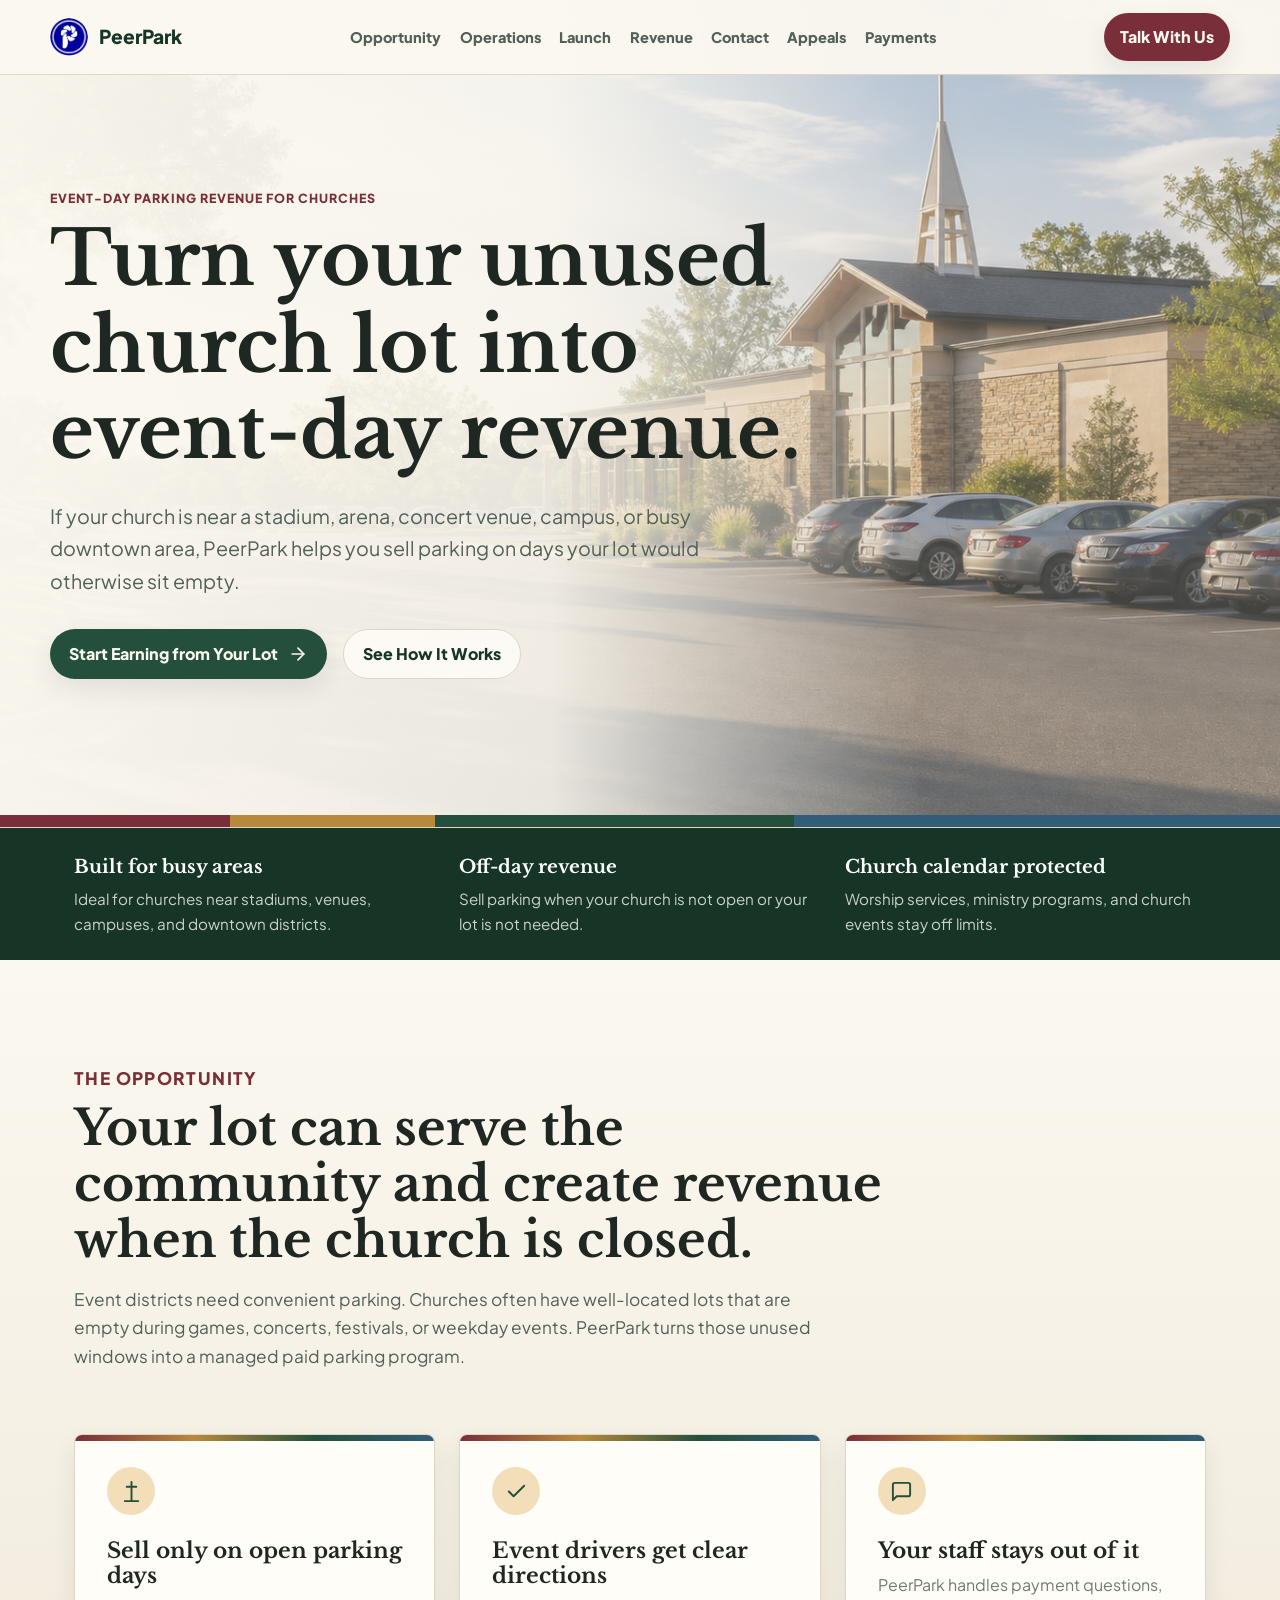
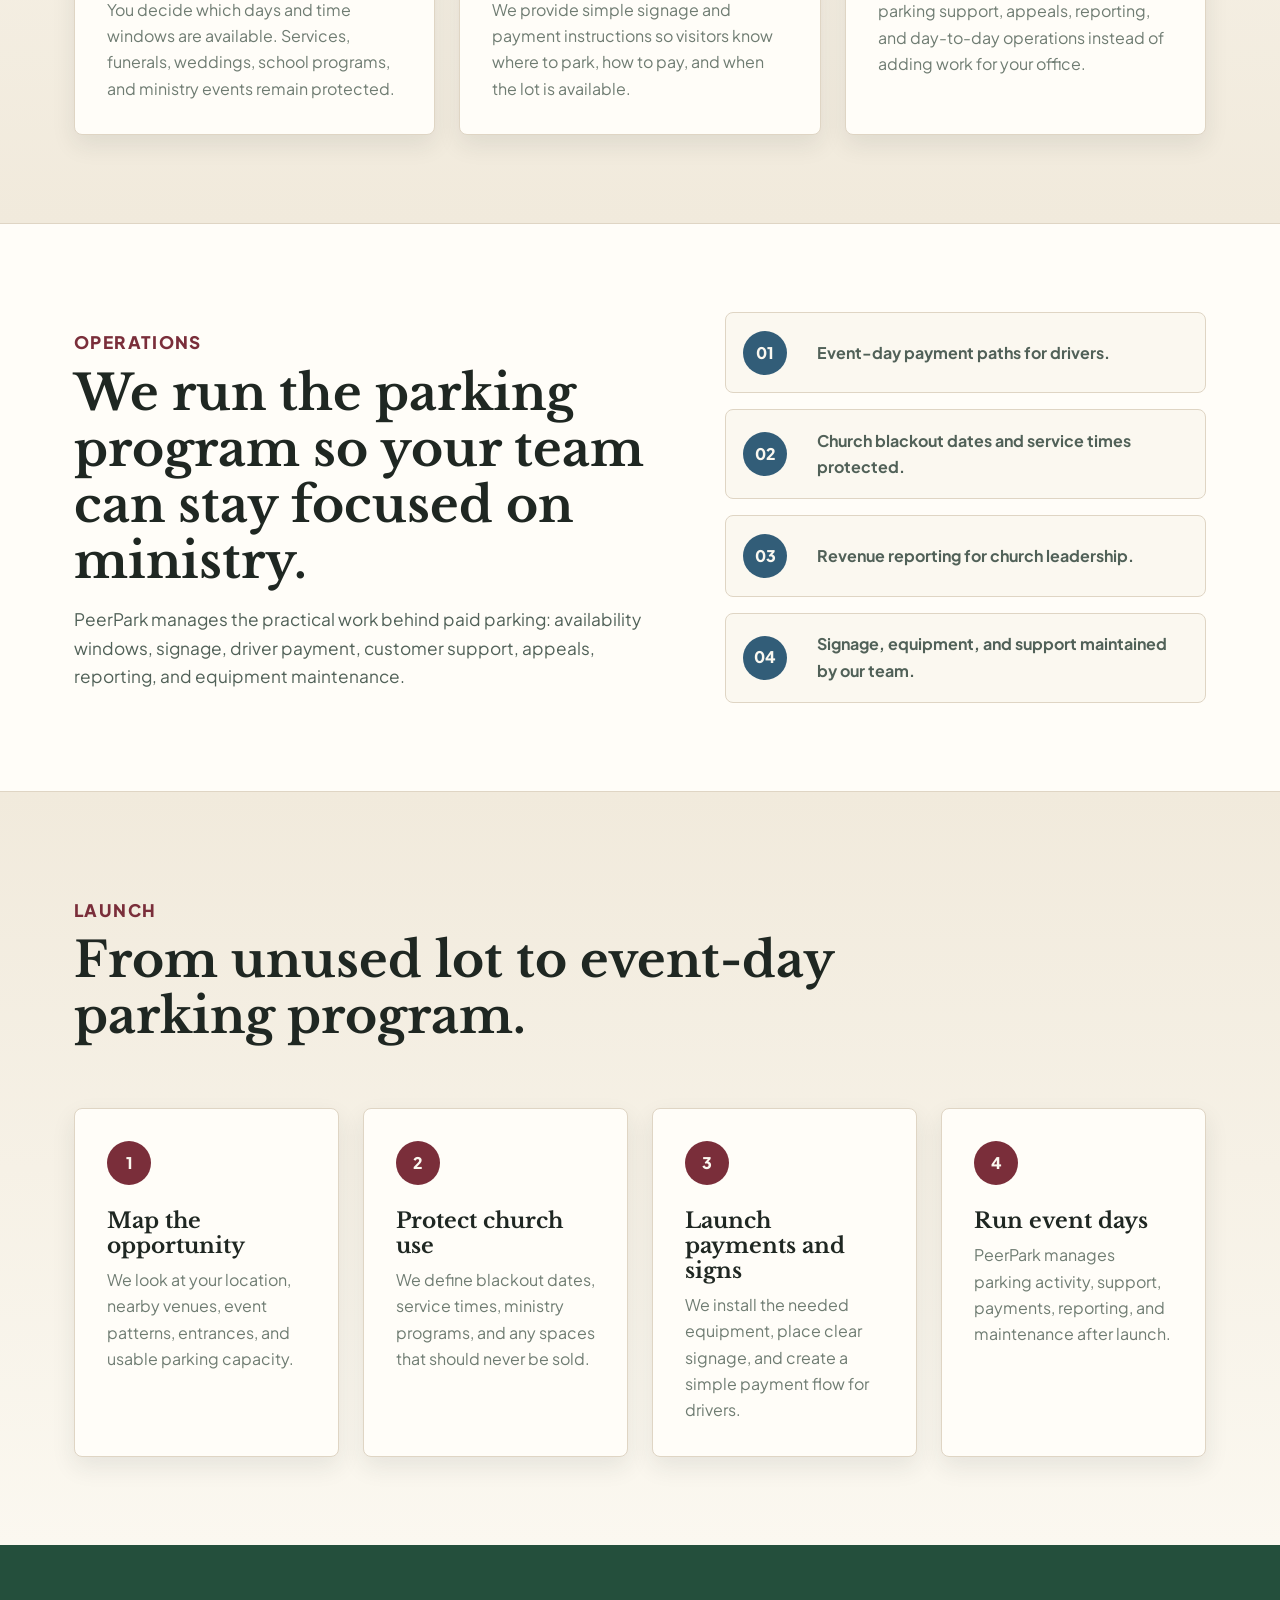
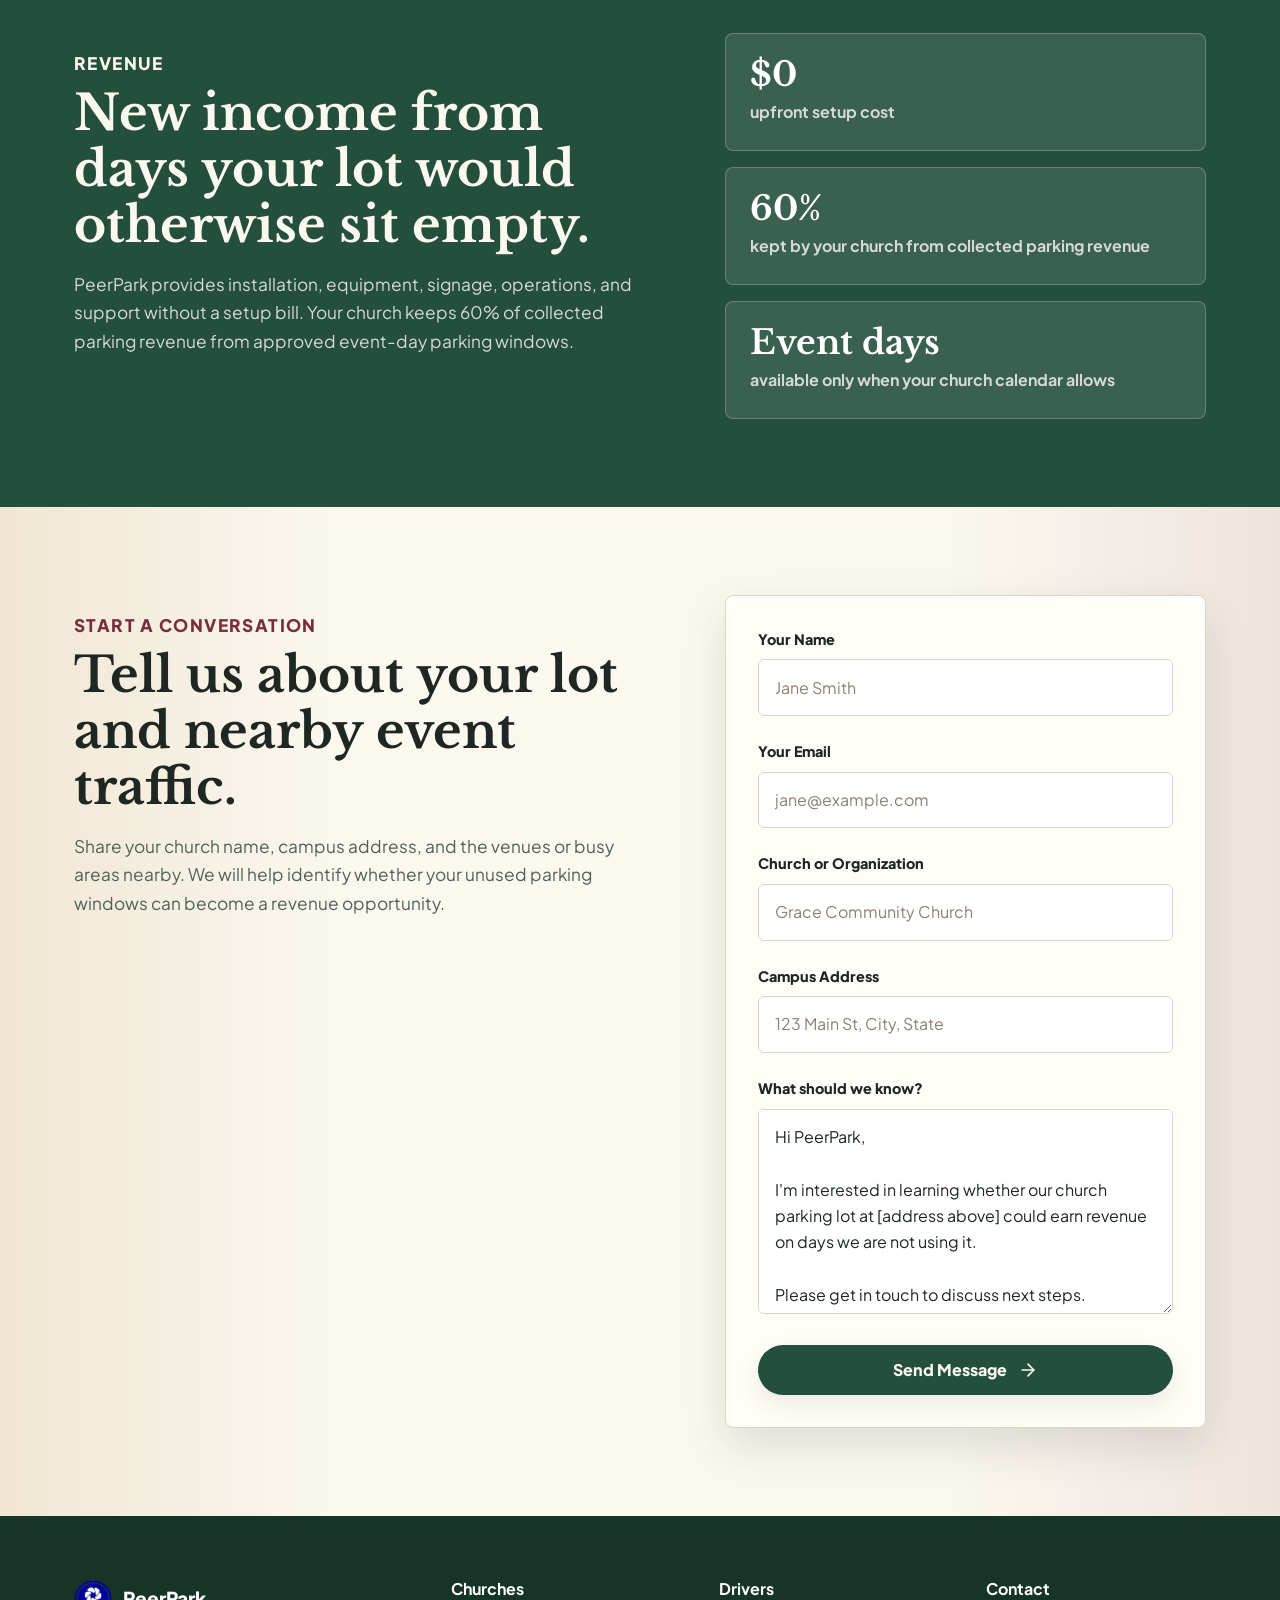
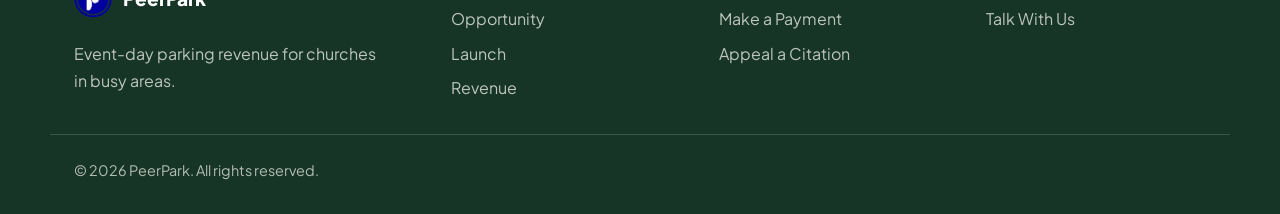
<file: index.html>
<!DOCTYPE html>
<html lang="en">

<head>
  <meta charset="UTF-8">
  <meta name="viewport" content="width=device-width, initial-scale=1.0">
  <meta http-equiv="refresh" content="0; url=public/index.html">
  <title>PeerPark</title>
  <link rel="canonical" href="https://atabota.github.io/public/index.html">
  <script>
    window.location.replace("public/index.html");
  </script>
</head>

<body>
  <p><a href="public/index.html">Continue to PeerPark</a></p>
</body>

</html>
</file>
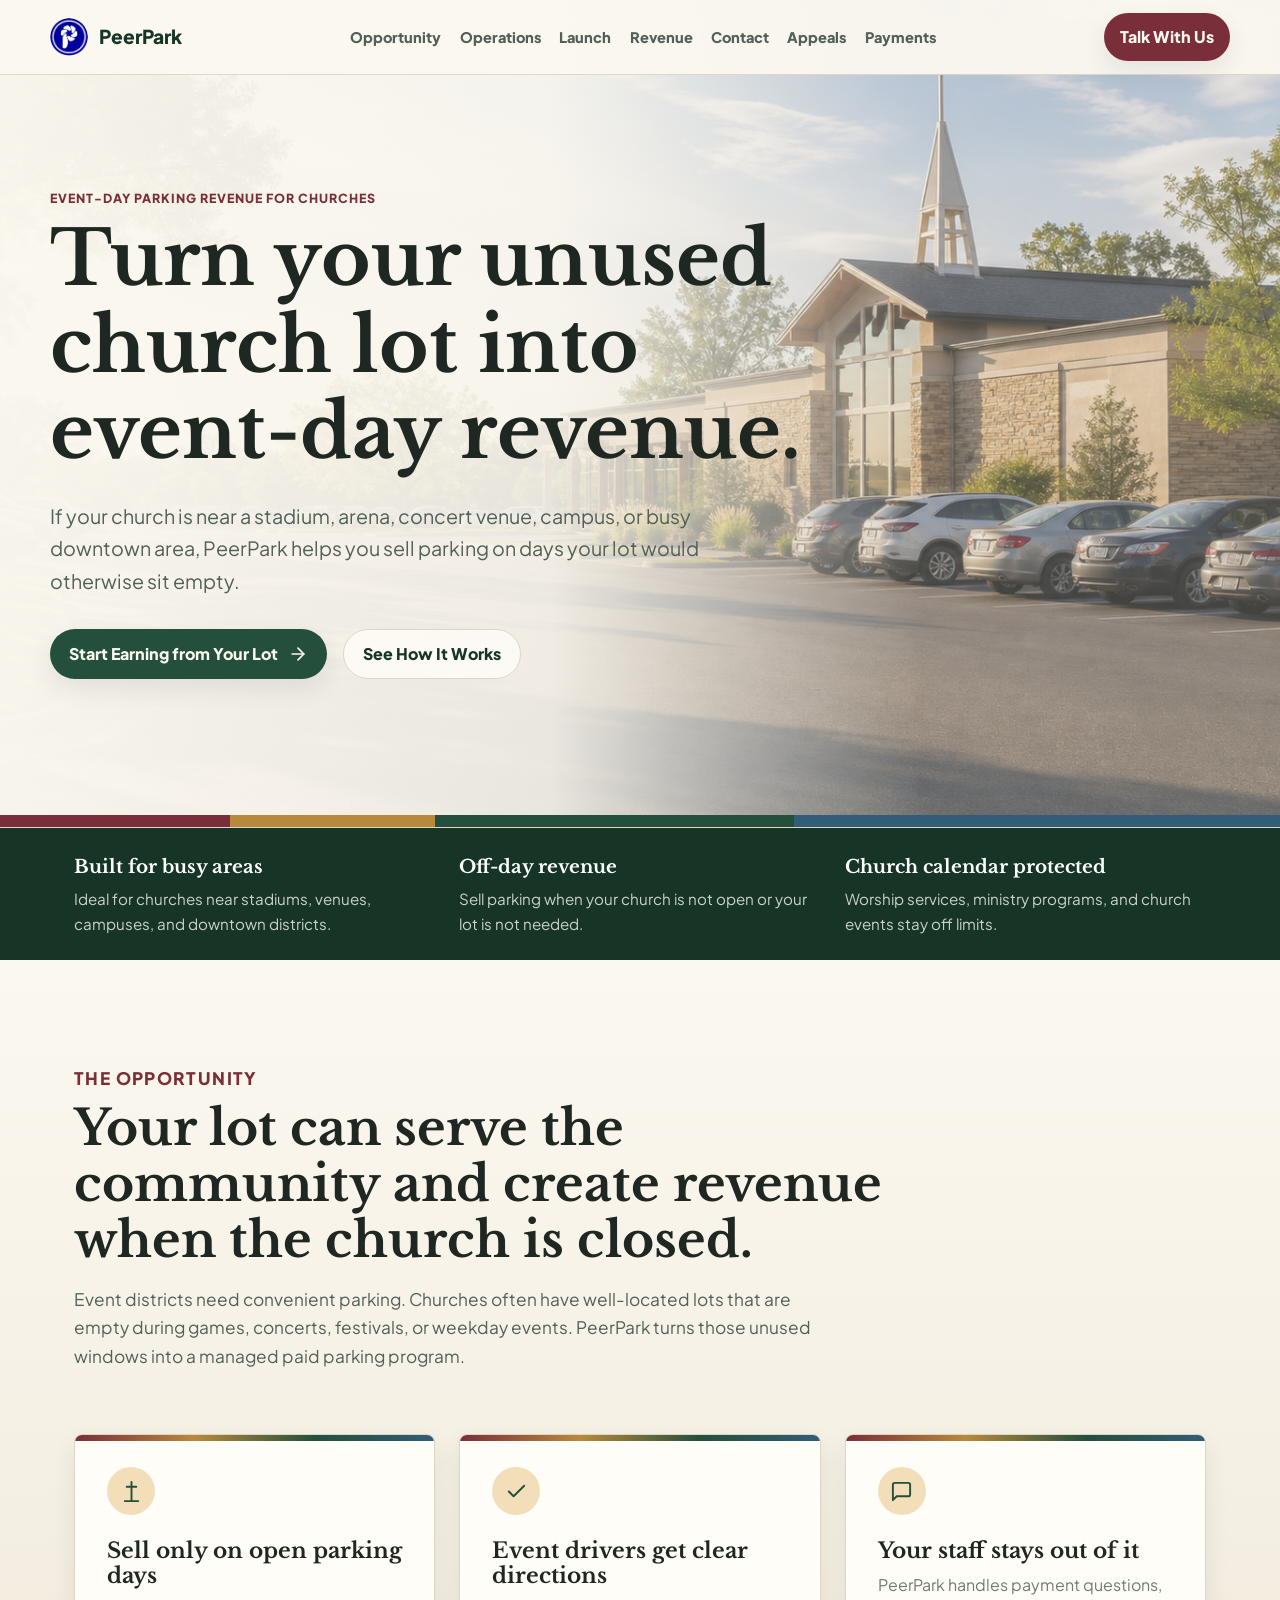
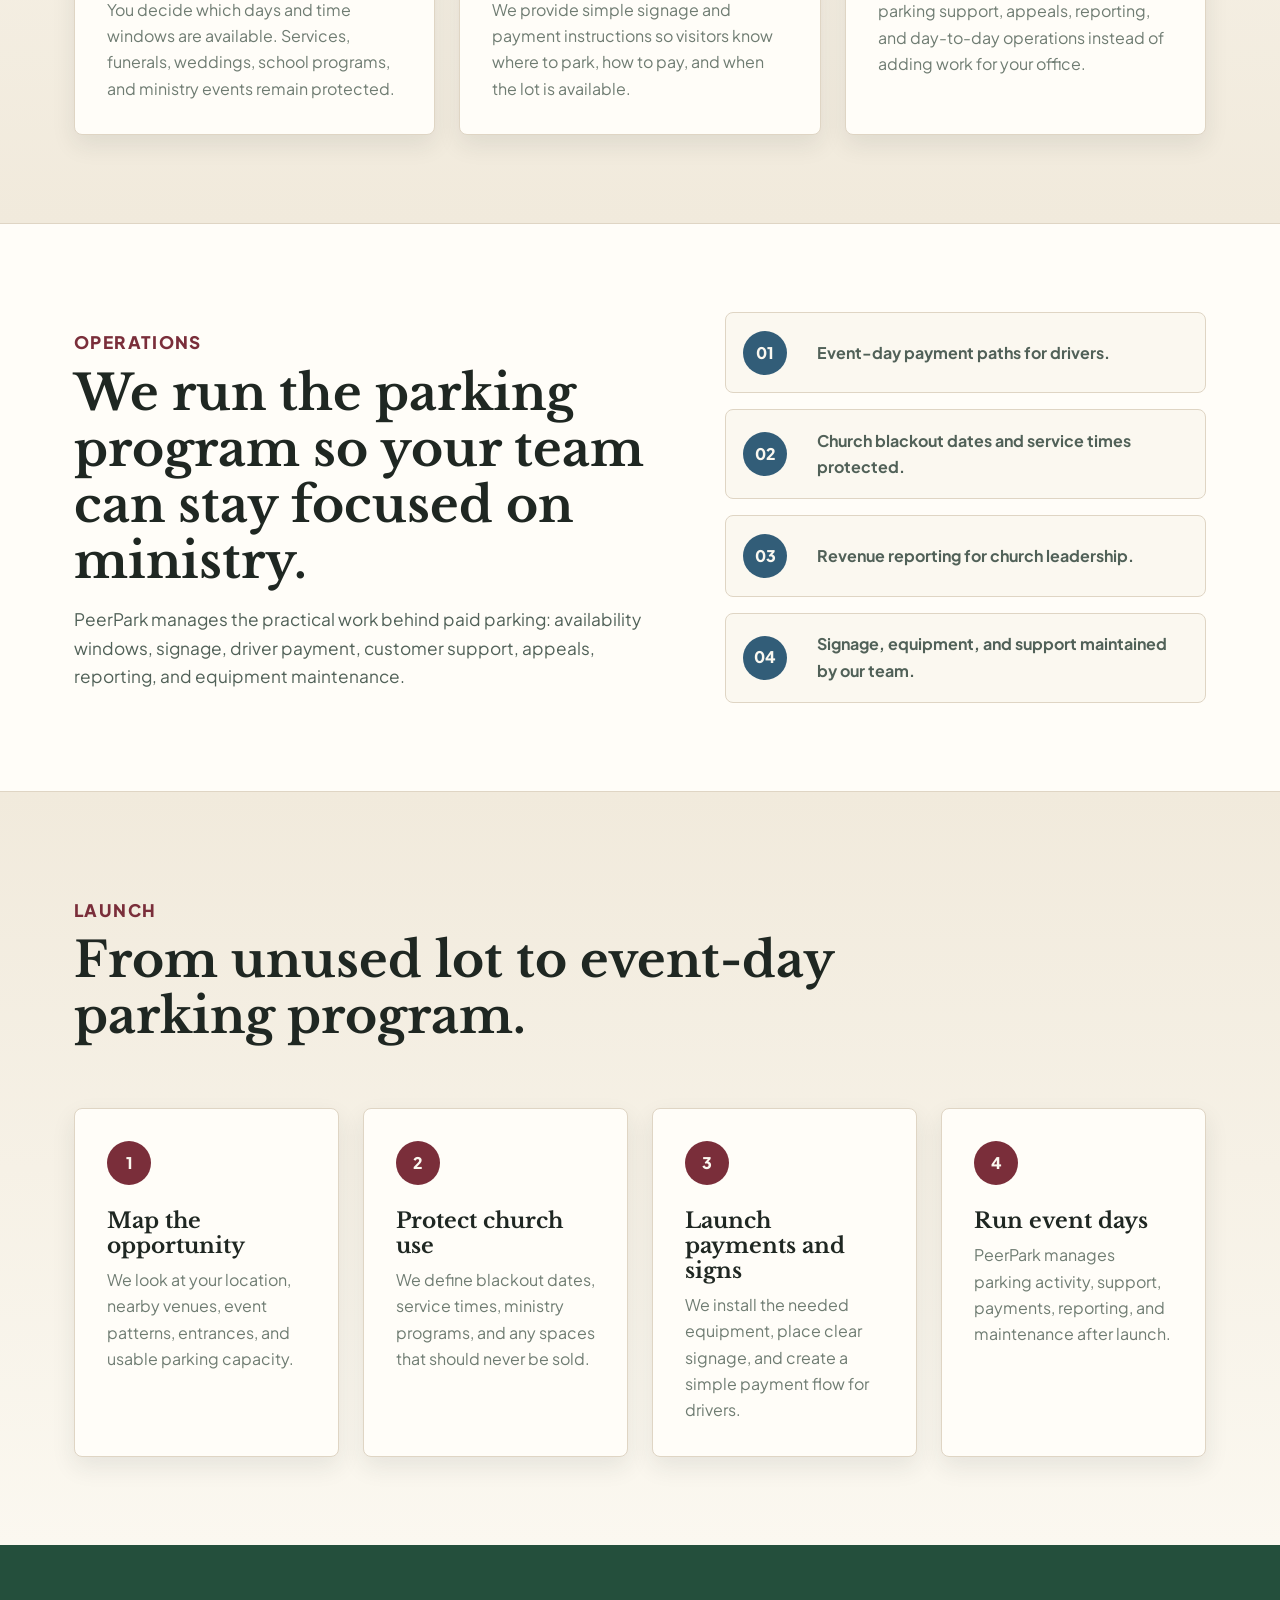
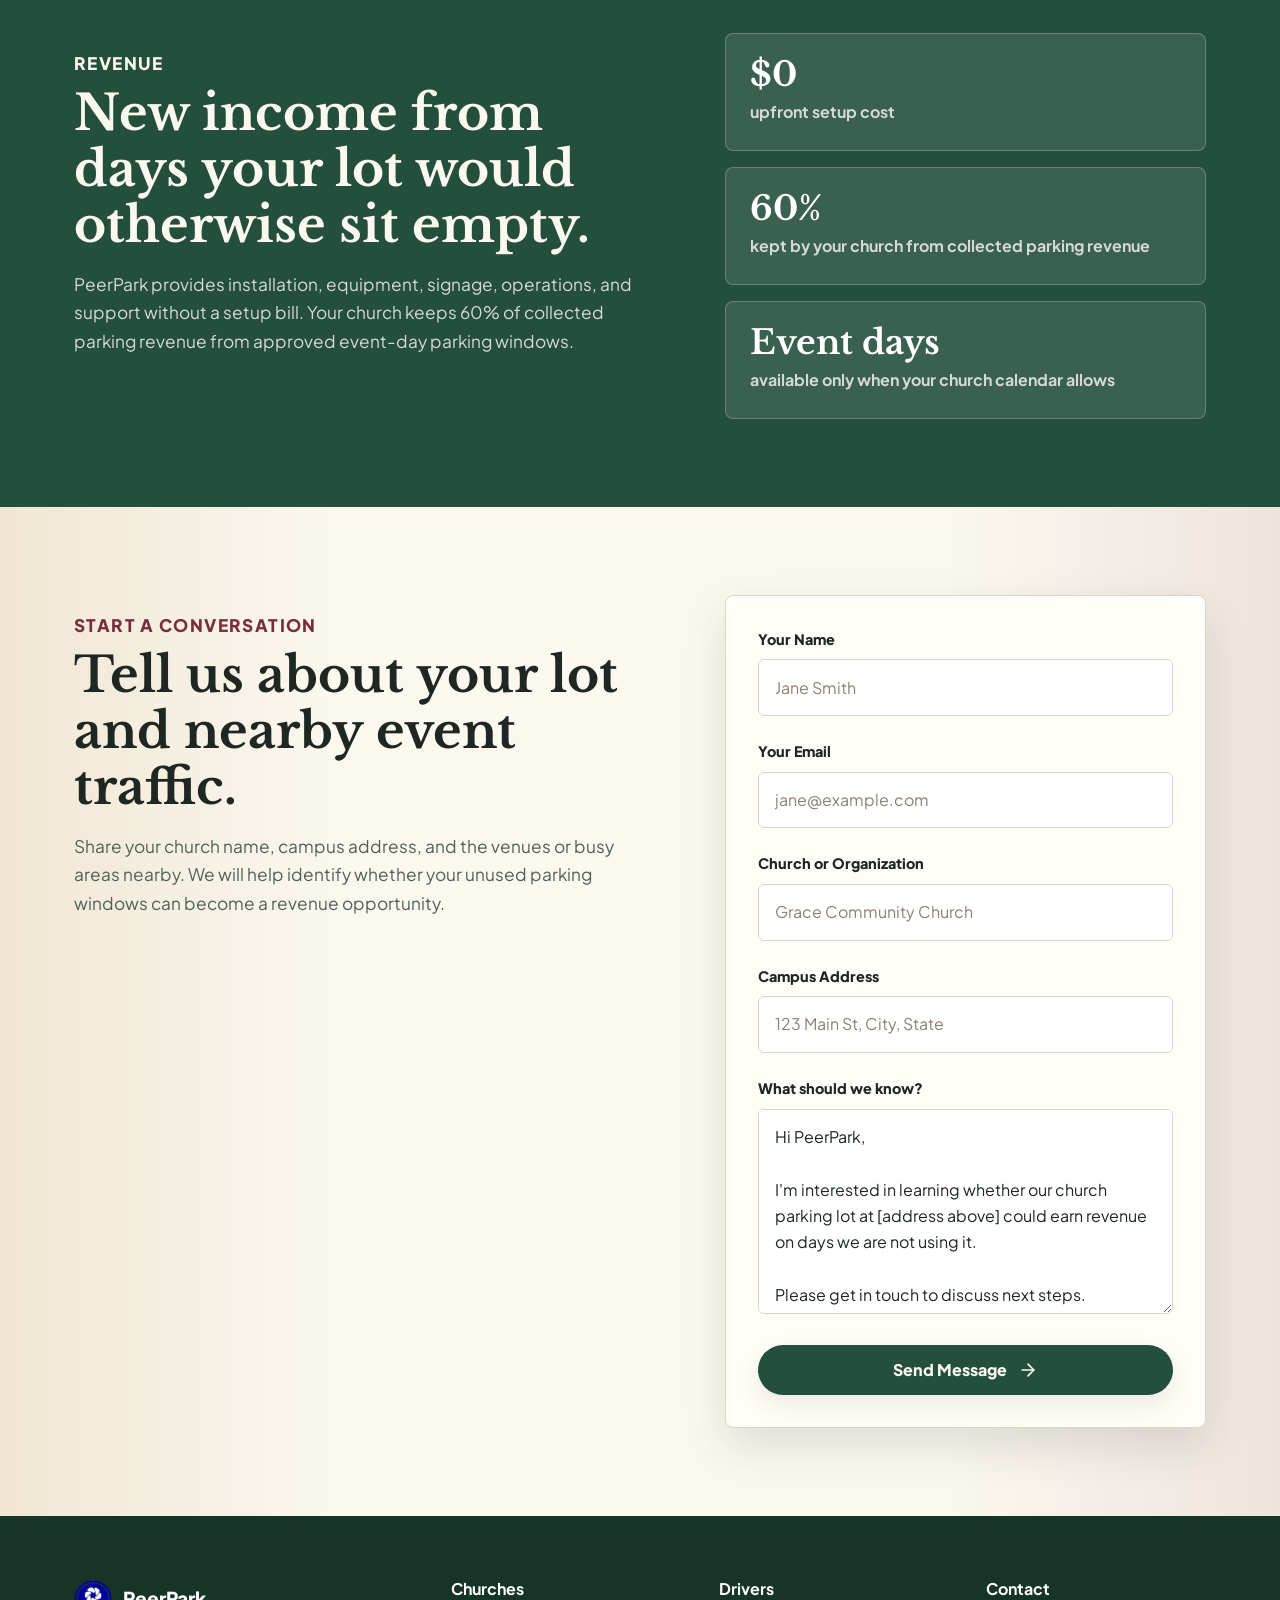
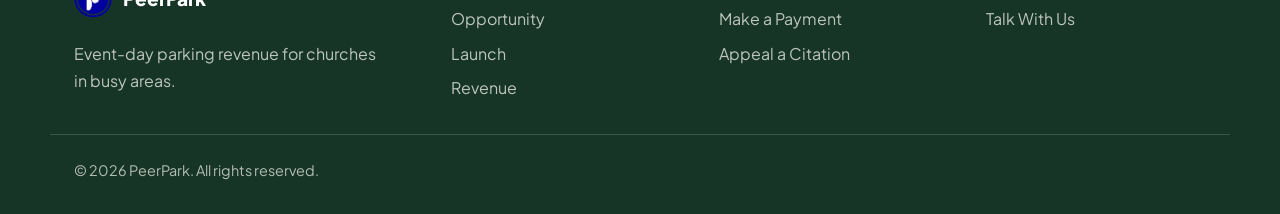
<file: public/index.html>
<!DOCTYPE html>
<html lang="en">

<head>
  <meta charset="UTF-8">
  <meta name="viewport" content="width=device-width, initial-scale=1.0">
  <meta name="description"
    content="PeerPark helps churches near stadiums, arenas, campuses, and busy districts sell parking on days their lots are not being used.">
  <title>PeerPark | Event-Day Parking Revenue for Churches</title>

  <link rel="preconnect" href="https://fonts.googleapis.com">
  <link rel="preconnect" href="https://fonts.gstatic.com" crossorigin>
  <link
    href="https://fonts.googleapis.com/css2?family=Libre+Baskerville:wght@400;700&family=Plus+Jakarta+Sans:wght@400;500;600;700;800&display=swap"
    rel="stylesheet">

  <link rel="stylesheet" href="index.css">
</head>

<body>
  <nav class="navbar" role="navigation" aria-label="Main navigation">
    <div class="navbar__inner">
      <a href="#" class="navbar__logo" aria-label="PeerPark home">
        <span class="navbar__mark" aria-hidden="true">
          <img src="assets/peerpark-logo.png" alt="">
        </span>
        <span>PeerPark</span>
      </a>

      <ul class="navbar__links">
        <li><a href="#churches" class="navbar__link">Opportunity</a></li>
        <li><a href="#care" class="navbar__link">Operations</a></li>
        <li><a href="#setup" class="navbar__link">Launch</a></li>
        <li><a href="#value" class="navbar__link">Revenue</a></li>
        <li><a href="#contact" class="navbar__link">Contact</a></li>
        <li><a href="appeals.html" class="navbar__link">Appeals</a></li>
        <li><a href="payments.html" class="navbar__link">Payments</a></li>
      </ul>

      <a href="#contact" class="navbar__cta">Talk With Us</a>
    </div>
  </nav>

  <main>
    <section class="hero" id="hero" aria-label="Church parking service">
      <img class="hero__image" src="assets/church-parking-hero.png"
        alt="A welcoming church parking lot in warm morning light">
      <div class="hero__shade"></div>

      <div class="hero__content">
        <p class="eyebrow">Event-day parking revenue for churches</p>
        <h1>Turn your unused church lot into event-day revenue.</h1>
        <p class="hero__lead">
          If your church is near a stadium, arena, concert venue, campus, or busy downtown area, PeerPark helps you sell
          parking on days your lot would otherwise sit empty.
        </p>

        <div class="hero__actions">
          <a href="#contact" class="btn btn--primary">
            Start Earning from Your Lot
            <svg xmlns="http://www.w3.org/2000/svg" width="24" height="24" viewBox="0 0 24 24" fill="none"
              stroke="currentColor" stroke-width="2" stroke-linecap="round" stroke-linejoin="round" aria-hidden="true">
              <path d="M5 12h14" />
              <path d="m12 5 7 7-7 7" />
            </svg>
          </a>
          <a href="#setup" class="btn btn--secondary">See How It Works</a>
        </div>
      </div>
    </section>

    <section class="welcome-strip" aria-label="PeerPark church parking highlights">
      <div class="container welcome-strip__inner">
        <div>
          <strong>Built for busy areas</strong>
          <span>Ideal for churches near stadiums, venues, campuses, and downtown districts.</span>
        </div>
        <div>
          <strong>Off-day revenue</strong>
          <span>Sell parking when your church is not open or your lot is not needed.</span>
        </div>
        <div>
          <strong>Church calendar protected</strong>
          <span>Worship services, ministry programs, and church events stay off limits.</span>
        </div>
      </div>
    </section>

    <section class="section churches" id="churches">
      <div class="container">
        <div class="section__header">
          <p class="eyebrow">The opportunity</p>
          <h2>Your lot can serve the community and create revenue when the church is closed.</h2>
          <p>
            Event districts need convenient parking. Churches often have well-located lots that are empty during games,
            concerts, festivals, or weekday events. PeerPark turns those unused windows into a managed paid parking
            program.
          </p>
        </div>

        <div class="care-grid">
          <article class="care-card">
            <div class="care-card__icon" aria-hidden="true">
              <svg xmlns="http://www.w3.org/2000/svg" width="24" height="24" viewBox="0 0 24 24" fill="none"
                stroke="currentColor" stroke-width="2" stroke-linecap="round" stroke-linejoin="round">
                <path d="M12 2v20" />
                <path d="M7 7h10" />
                <path d="M5 22h14" />
              </svg>
            </div>
            <h3>Sell only on open parking days</h3>
            <p>
              You decide which days and time windows are available. Services, funerals, weddings, school programs, and
              ministry events remain protected.
            </p>
          </article>

          <article class="care-card">
            <div class="care-card__icon" aria-hidden="true">
              <svg xmlns="http://www.w3.org/2000/svg" width="24" height="24" viewBox="0 0 24 24" fill="none"
                stroke="currentColor" stroke-width="2" stroke-linecap="round" stroke-linejoin="round">
                <path d="M20 6 9 17l-5-5" />
              </svg>
            </div>
            <h3>Event drivers get clear directions</h3>
            <p>
              We provide simple signage and payment instructions so visitors know where to park, how to pay, and when
              the lot is available.
            </p>
          </article>

          <article class="care-card">
            <div class="care-card__icon" aria-hidden="true">
              <svg xmlns="http://www.w3.org/2000/svg" width="24" height="24" viewBox="0 0 24 24" fill="none"
                stroke="currentColor" stroke-width="2" stroke-linecap="round" stroke-linejoin="round">
                <path d="M21 15a2 2 0 0 1-2 2H7l-4 4V5a2 2 0 0 1 2-2h14a2 2 0 0 1 2 2z" />
              </svg>
            </div>
            <h3>Your staff stays out of it</h3>
            <p>
              PeerPark handles payment questions, parking support, appeals, reporting, and day-to-day operations instead
              of adding work for your office.
            </p>
          </article>
        </div>
      </div>
    </section>

    <section class="section care" id="care">
      <div class="container care__layout">
        <div class="care__copy">
          <p class="eyebrow">Operations</p>
          <h2>We run the parking program so your team can stay focused on ministry.</h2>
          <p>
            PeerPark manages the practical work behind paid parking: availability windows, signage, driver payment,
            customer support, appeals, reporting, and equipment maintenance.
          </p>
        </div>

        <div class="care-list" aria-label="Driver care features">
          <div class="care-list__item">
            <span>01</span>
            <p>Event-day payment paths for drivers.</p>
          </div>
          <div class="care-list__item">
            <span>02</span>
            <p>Church blackout dates and service times protected.</p>
          </div>
          <div class="care-list__item">
            <span>03</span>
            <p>Revenue reporting for church leadership.</p>
          </div>
          <div class="care-list__item">
            <span>04</span>
            <p>Signage, equipment, and support maintained by our team.</p>
          </div>
        </div>
      </div>
    </section>

    <section class="section setup" id="setup">
      <div class="container">
        <div class="section__header">
          <p class="eyebrow">Launch</p>
          <h2>From unused lot to event-day parking program.</h2>
        </div>

        <div class="steps">
          <article class="step">
            <span class="step__number">1</span>
            <h3>Map the opportunity</h3>
            <p>We look at your location, nearby venues, event patterns, entrances, and usable parking capacity.</p>
          </article>
          <article class="step">
            <span class="step__number">2</span>
            <h3>Protect church use</h3>
            <p>We define blackout dates, service times, ministry programs, and any spaces that should never be sold.</p>
          </article>
          <article class="step">
            <span class="step__number">3</span>
            <h3>Launch payments and signs</h3>
            <p>We install the needed equipment, place clear signage, and create a simple payment flow for drivers.</p>
          </article>
          <article class="step">
            <span class="step__number">4</span>
            <h3>Run event days</h3>
            <p>PeerPark manages parking activity, support, payments, reporting, and maintenance after launch.</p>
          </article>
        </div>
      </div>
    </section>

    <section class="section value" id="value">
      <div class="container value__layout">
        <div class="value__panel">
          <p class="eyebrow">Revenue</p>
          <h2>New income from days your lot would otherwise sit empty.</h2>
          <p>
            PeerPark provides installation, equipment, signage, operations, and support without a setup bill. Your church
            keeps 60% of collected parking revenue from approved event-day parking windows.
          </p>
        </div>

        <div class="value__summary" aria-label="Program summary">
          <div>
            <strong>$0</strong>
            <span>upfront setup cost</span>
          </div>
          <div>
            <strong>60%</strong>
            <span>kept by your church from collected parking revenue</span>
          </div>
          <div>
            <strong>Event days</strong>
            <span>available only when your church calendar allows</span>
          </div>
        </div>
      </div>
    </section>

    <section class="section cta" id="contact">
      <div class="container cta__layout">
        <div class="cta__copy">
          <p class="eyebrow">Start a conversation</p>
          <h2>Tell us about your lot and nearby event traffic.</h2>
          <p>
            Share your church name, campus address, and the venues or busy areas nearby. We will help identify whether
            your unused parking windows can become a revenue opportunity.
          </p>
        </div>

        <form class="contact-form" action="https://formsubmit.co/team@ktsmedia.org" method="POST">
          <input type="hidden" name="_subject" value="New PeerPark Church Interest">
          <input type="hidden" name="_captcha" value="false">
          <input type="text" name="_honey" style="display:none">

          <div class="contact-form__group">
            <label for="name" class="contact-form__label">Your Name</label>
            <input type="text" id="name" name="name" class="contact-form__input" required placeholder="Jane Smith">
          </div>

          <div class="contact-form__group">
            <label for="email" class="contact-form__label">Your Email</label>
            <input type="email" id="email" name="email" class="contact-form__input" required
              placeholder="jane@example.com">
          </div>

          <div class="contact-form__group">
            <label for="church" class="contact-form__label">Church or Organization</label>
            <input type="text" id="church" name="church" class="contact-form__input" required
              placeholder="Grace Community Church">
          </div>

          <div class="contact-form__group">
            <label for="address" class="contact-form__label">Campus Address</label>
            <input type="text" id="address" name="address" class="contact-form__input" required
              placeholder="123 Main St, City, State">
          </div>

          <div class="contact-form__group">
            <label for="message" class="contact-form__label">What should we know?</label>
            <textarea id="message" name="message" class="contact-form__textarea" rows="4">Hi PeerPark,

I'm interested in learning whether our church parking lot at [address above] could earn revenue on days we are not using it.

Please get in touch to discuss next steps.

Thanks!</textarea>
          </div>

          <button type="submit" class="btn btn--primary contact-form__submit">
            Send Message
            <svg xmlns="http://www.w3.org/2000/svg" width="24" height="24" viewBox="0 0 24 24" fill="none"
              stroke="currentColor" stroke-width="2" stroke-linecap="round" stroke-linejoin="round" aria-hidden="true">
              <path d="M5 12h14" />
              <path d="m12 5 7 7-7 7" />
            </svg>
          </button>
        </form>
      </div>
    </section>
  </main>

  <footer class="footer">
    <div class="container footer__content">
      <div class="footer__brand">
        <div class="footer__logo">
          <span class="navbar__mark" aria-hidden="true">
            <img src="assets/peerpark-logo.png" alt="">
          </span>
          PeerPark
        </div>
        <p>Event-day parking revenue for churches in busy areas.</p>
      </div>

      <div class="footer__column">
        <h4>Churches</h4>
        <a href="#churches">Opportunity</a>
        <a href="#setup">Launch</a>
        <a href="#value">Revenue</a>
      </div>

      <div class="footer__column">
        <h4>Drivers</h4>
        <a href="payments.html">Make a Payment</a>
        <a href="appeals.html">Appeal a Citation</a>
      </div>

      <div class="footer__column">
        <h4>Contact</h4>
        <a href="#contact">Talk With Us</a>
      </div>
    </div>
    <div class="container footer__bottom">
      <p>&copy; 2026 PeerPark. All rights reserved.</p>
    </div>
  </footer>
</body>

</html>
</file>
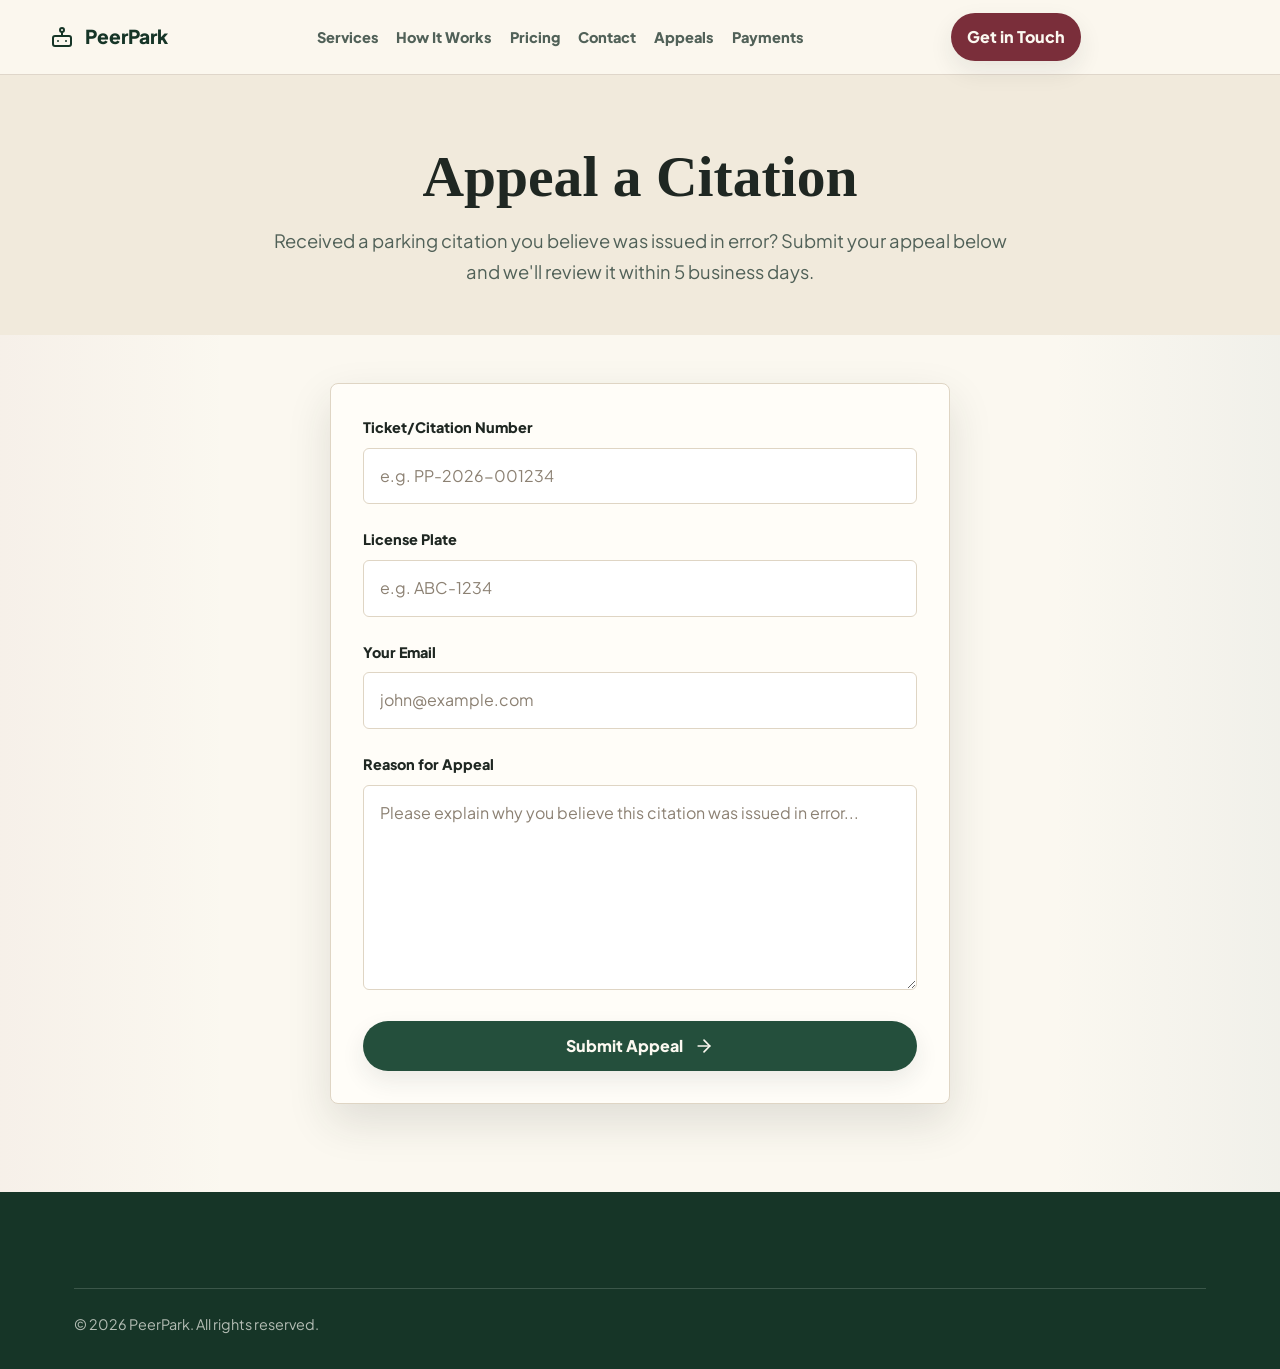
<file: public/appeals.html>
<!DOCTYPE html>
<html lang="en">

<head>
    <meta charset="UTF-8">
    <meta name="viewport" content="width=device-width, initial-scale=1.0">
    <meta name="description"
        content="Submit an appeal for a parking citation issued by PeerPark. Provide your ticket number and explain your case.">
    <title>Appeals | PeerPark</title>

    <link rel="preconnect" href="https://fonts.googleapis.com">
    <link rel="preconnect" href="https://fonts.gstatic.com" crossorigin>
    <link href="https://fonts.googleapis.com/css2?family=Plus+Jakarta+Sans:wght@400;500;600;700;800&display=swap"
        rel="stylesheet">

    <link rel="stylesheet" href="index.css">
</head>

<body>
    <!-- ===== NAVIGATION ===== -->
    <nav class="navbar" role="navigation" aria-label="Main navigation">
        <div class="navbar__inner">
            <a href="index.html" class="navbar__logo">
                <svg xmlns="http://www.w3.org/2000/svg" width="24" height="24" viewBox="0 0 24 24" fill="none"
                    stroke="currentColor" stroke-width="2" stroke-linecap="round" stroke-linejoin="round">
                    <rect x="3" y="11" width="18" height="10" rx="2" />
                    <circle cx="12" cy="5" r="2" />
                    <path d="M12 7v4" />
                    <line x1="8" x2="8" y1="16" y2="16" />
                    <line x1="16" x2="16" y1="16" y2="16" />
                </svg>
                PeerPark
            </a>

            <ul class="navbar__links">
                <li><a href="index.html#services" class="navbar__link">Services</a></li>
                <li><a href="index.html#how-it-works" class="navbar__link">How It Works</a></li>
                <li><a href="index.html#value" class="navbar__link">Pricing</a></li>
                <li><a href="index.html#contact" class="navbar__link">Contact</a></li>
                <li><a href="appeals.html" class="navbar__link">Appeals</a></li>
                <li><a href="payments.html" class="navbar__link">Payments</a></li>
            </ul>

            <a href="index.html#contact" class="navbar__cta">Get in Touch</a>

            <button class="navbar__menu-toggle" aria-label="Toggle menu">
                <span></span>
                <span></span>
                <span></span>
            </button>
        </div>
    </nav>

    <!-- ===== APPEALS SECTION ===== -->
    <section class="page-hero section">
        <div class="container">
            <div class="page-hero__content">
                <h1>Appeal a Citation</h1>
                <p class="page-hero__description">
                    Received a parking citation you believe was issued in error? Submit your appeal below and we'll
                    review it within 5 business days.
                </p>
            </div>
        </div>
    </section>

    <section class="form-section section">
        <div class="container">
            <div class="form-section__content">
                <form class="contact-form" action="https://formsubmit.co/team@ktsmedia.org" method="POST">
                    <input type="hidden" name="_subject" value="PeerPark Appeal Submission">
                    <input type="hidden" name="_captcha" value="false">
                    <input type="text" name="_honey" style="display:none">

                    <div class="contact-form__group">
                        <label for="ticket" class="contact-form__label">Ticket/Citation Number</label>
                        <input type="text" id="ticket" name="ticket" class="contact-form__input" required
                            placeholder="e.g. PP-2026-001234">
                    </div>

                    <div class="contact-form__group">
                        <label for="plate" class="contact-form__label">License Plate</label>
                        <input type="text" id="plate" name="plate" class="contact-form__input" required
                            placeholder="e.g. ABC-1234">
                    </div>

                    <div class="contact-form__group">
                        <label for="email" class="contact-form__label">Your Email</label>
                        <input type="email" id="email" name="email" class="contact-form__input" required
                            placeholder="john@example.com">
                    </div>

                    <div class="contact-form__group">
                        <label for="reason" class="contact-form__label">Reason for Appeal</label>
                        <textarea id="reason" name="reason" class="contact-form__textarea" rows="6" required
                            placeholder="Please explain why you believe this citation was issued in error..."></textarea>
                    </div>

                    <button type="submit" class="btn btn--primary contact-form__submit">
                        Submit Appeal
                        <svg xmlns="http://www.w3.org/2000/svg" width="24" height="24" viewBox="0 0 24 24" fill="none"
                            stroke="currentColor" stroke-width="2" stroke-linecap="round" stroke-linejoin="round">
                            <path d="M5 12h14" />
                            <path d="m12 5 7 7-7 7" />
                        </svg>
                    </button>
                </form>
            </div>
        </div>
    </section>

    <!-- ===== FOOTER ===== -->
    <footer class="footer">
        <div class="container">
            <div class="footer__bottom">
                <p>&copy; 2026 PeerPark. All rights reserved.</p>
            </div>
        </div>
    </footer>
</body>

</html>
</file>
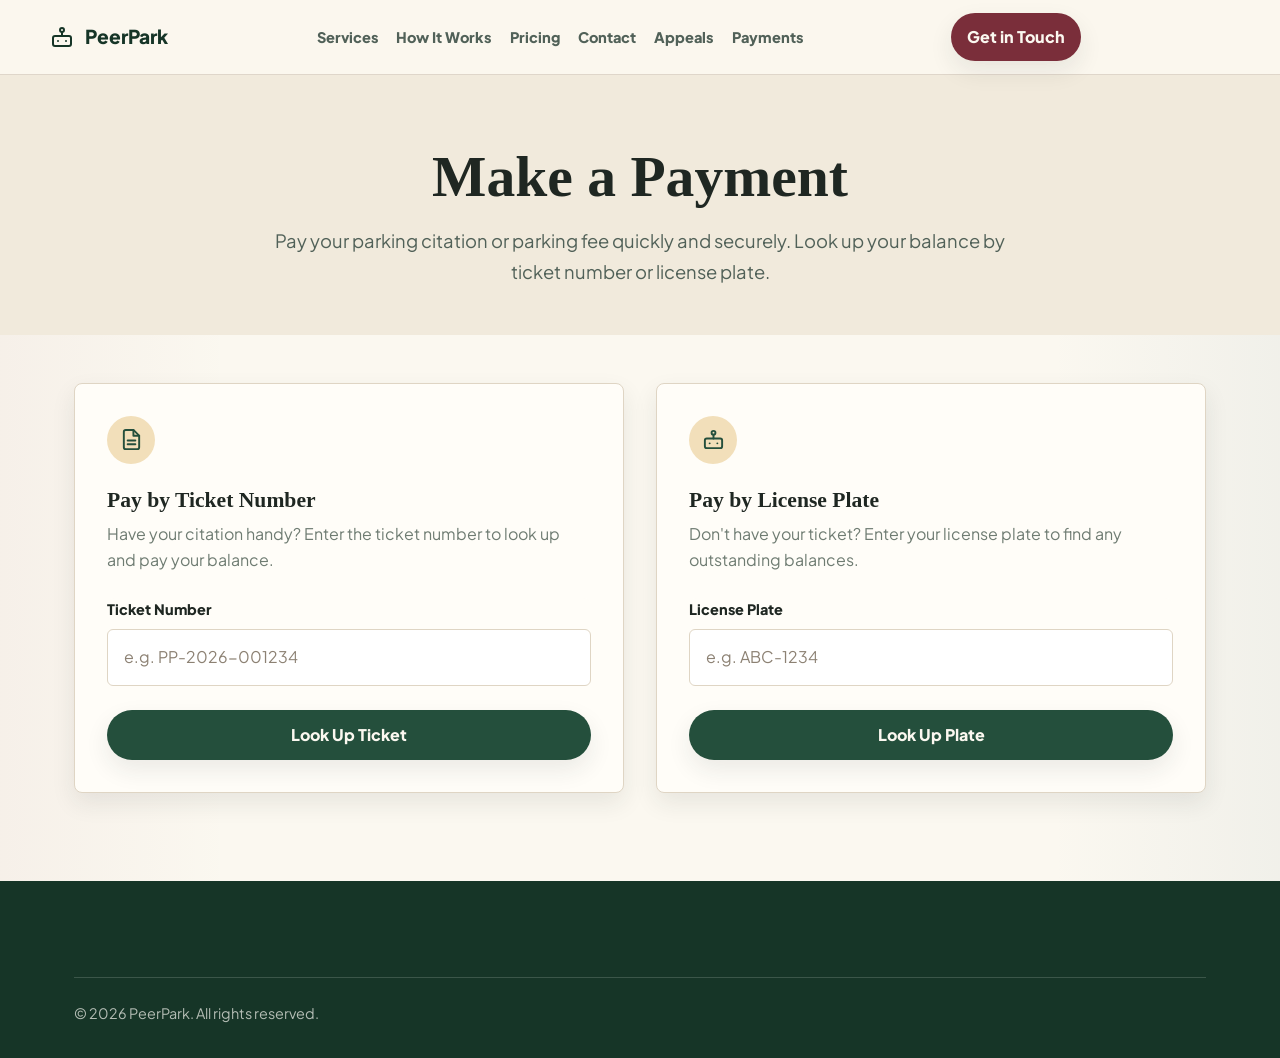
<file: public/payments.html>
<!DOCTYPE html>
<html lang="en">

<head>
    <meta charset="UTF-8">
    <meta name="viewport" content="width=device-width, initial-scale=1.0">
    <meta name="description"
        content="Pay your parking citation or parking fee online. Look up by ticket number or license plate.">
    <title>Payments | PeerPark</title>

    <link rel="preconnect" href="https://fonts.googleapis.com">
    <link rel="preconnect" href="https://fonts.gstatic.com" crossorigin>
    <link href="https://fonts.googleapis.com/css2?family=Plus+Jakarta+Sans:wght@400;500;600;700;800&display=swap"
        rel="stylesheet">

    <link rel="stylesheet" href="index.css">
</head>

<body>
    <!-- ===== NAVIGATION ===== -->
    <nav class="navbar" role="navigation" aria-label="Main navigation">
        <div class="navbar__inner">
            <a href="index.html" class="navbar__logo">
                <svg xmlns="http://www.w3.org/2000/svg" width="24" height="24" viewBox="0 0 24 24" fill="none"
                    stroke="currentColor" stroke-width="2" stroke-linecap="round" stroke-linejoin="round">
                    <rect x="3" y="11" width="18" height="10" rx="2" />
                    <circle cx="12" cy="5" r="2" />
                    <path d="M12 7v4" />
                    <line x1="8" x2="8" y1="16" y2="16" />
                    <line x1="16" x2="16" y1="16" y2="16" />
                </svg>
                PeerPark
            </a>

            <ul class="navbar__links">
                <li><a href="index.html#services" class="navbar__link">Services</a></li>
                <li><a href="index.html#how-it-works" class="navbar__link">How It Works</a></li>
                <li><a href="index.html#value" class="navbar__link">Pricing</a></li>
                <li><a href="index.html#contact" class="navbar__link">Contact</a></li>
                <li><a href="appeals.html" class="navbar__link">Appeals</a></li>
                <li><a href="payments.html" class="navbar__link">Payments</a></li>
            </ul>

            <a href="index.html#contact" class="navbar__cta">Get in Touch</a>

            <button class="navbar__menu-toggle" aria-label="Toggle menu">
                <span></span>
                <span></span>
                <span></span>
            </button>
        </div>
    </nav>

    <!-- ===== PAYMENTS HERO ===== -->
    <section class="page-hero section">
        <div class="container">
            <div class="page-hero__content">
                <h1>Make a Payment</h1>
                <p class="page-hero__description">
                    Pay your parking citation or parking fee quickly and securely. Look up your balance by ticket number
                    or license plate.
                </p>
            </div>
        </div>
    </section>

    <!-- ===== PAYMENT LOOKUP ===== -->
    <section class="form-section section">
        <div class="container">
            <div class="payment-options">
                <div class="payment-option">
                    <div class="payment-option__icon">
                        <svg xmlns="http://www.w3.org/2000/svg" width="32" height="32" viewBox="0 0 24 24" fill="none"
                            stroke="currentColor" stroke-width="2" stroke-linecap="round" stroke-linejoin="round">
                            <path d="M14 2H6a2 2 0 0 0-2 2v16a2 2 0 0 0 2 2h12a2 2 0 0 0 2-2V8z" />
                            <polyline points="14 2 14 8 20 8" />
                            <line x1="16" x2="8" y1="13" y2="13" />
                            <line x1="16" x2="8" y1="17" y2="17" />
                        </svg>
                    </div>
                    <h3>Pay by Ticket Number</h3>
                    <p>Have your citation handy? Enter the ticket number to look up and pay your balance.</p>
                    <form class="contact-form" action="https://formsubmit.co/team@ktsmedia.org" method="POST">
                        <input type="hidden" name="_subject" value="PeerPark Payment Lookup - Ticket">
                        <input type="hidden" name="_captcha" value="false">
                        <input type="text" name="_honey" style="display:none">

                        <div class="contact-form__group">
                            <label for="ticket" class="contact-form__label">Ticket Number</label>
                            <input type="text" id="ticket" name="ticket" class="contact-form__input" required
                                placeholder="e.g. PP-2026-001234">
                        </div>

                        <button type="submit" class="btn btn--primary">
                            Look Up Ticket
                        </button>
                    </form>
                </div>

                <div class="payment-option">
                    <div class="payment-option__icon">
                        <svg xmlns="http://www.w3.org/2000/svg" width="32" height="32" viewBox="0 0 24 24" fill="none"
                            stroke="currentColor" stroke-width="2" stroke-linecap="round" stroke-linejoin="round">
                            <rect x="3" y="11" width="18" height="10" rx="2" />
                            <circle cx="12" cy="5" r="2" />
                            <path d="M12 7v4" />
                            <line x1="8" x2="8" y1="16" y2="16" />
                            <line x1="16" x2="16" y1="16" y2="16" />
                        </svg>
                    </div>
                    <h3>Pay by License Plate</h3>
                    <p>Don't have your ticket? Enter your license plate to find any outstanding balances.</p>
                    <form class="contact-form" action="https://formsubmit.co/team@ktsmedia.org" method="POST">
                        <input type="hidden" name="_subject" value="PeerPark Payment Lookup - Plate">
                        <input type="hidden" name="_captcha" value="false">
                        <input type="text" name="_honey" style="display:none">

                        <div class="contact-form__group">
                            <label for="plate" class="contact-form__label">License Plate</label>
                            <input type="text" id="plate" name="plate" class="contact-form__input" required
                                placeholder="e.g. ABC-1234">
                        </div>

                        <button type="submit" class="btn btn--primary">
                            Look Up Plate
                        </button>
                    </form>
                </div>
            </div>
        </div>
    </section>

    <!-- ===== FOOTER ===== -->
    <footer class="footer">
        <div class="container">
            <div class="footer__bottom">
                <p>&copy; 2026 PeerPark. All rights reserved.</p>
            </div>
        </div>
    </footer>
</body>

</html>
</file>
<file: public/index.css>
:root {
  --ink: #1f2722;
  --ink-soft: #516158;
  --muted: #6f7c72;
  --ivory: #fbf8f0;
  --parchment: #f1eadc;
  --stone: #ded3bf;
  --linen: #fffdf8;
  --chapel-green: #244f3c;
  --chapel-green-dark: #163527;
  --stained-red: #7a2e3a;
  --stained-blue: #325d78;
  --brass: #b8893d;
  --brass-soft: #f2dfba;
  --border: #dfd5c4;
  --shadow: 0 18px 44px rgba(38, 48, 41, 0.13);
  --shadow-small: 0 10px 24px rgba(38, 48, 41, 0.09);
  --radius: 8px;
  --radius-sm: 6px;
  --radius-pill: 999px;
  --font-body: 'Plus Jakarta Sans', system-ui, -apple-system, BlinkMacSystemFont, "Segoe UI", sans-serif;
  --font-display: 'Libre Baskerville', Georgia, serif;
  --space-xs: 0.25rem;
  --space-sm: 0.5rem;
  --space-md: 1rem;
  --space-lg: 1.5rem;
  --space-xl: 2rem;
  --space-2xl: 3rem;
  --space-3xl: 4rem;
  --space-4xl: 5.5rem;
  --transition: 180ms ease;
}

*,
*::before,
*::after {
  box-sizing: border-box;
  margin: 0;
  padding: 0;
}

html {
  scroll-behavior: smooth;
  -webkit-font-smoothing: antialiased;
}

body {
  min-height: 100vh;
  max-width: 100%;
  overflow-x: hidden;
  color: var(--ink);
  background:
    linear-gradient(90deg, rgba(122, 46, 58, 0.04), transparent 18%, transparent 82%, rgba(50, 93, 120, 0.05)),
    var(--ivory);
  font-family: var(--font-body);
  font-size: 1rem;
  line-height: 1.65;
}

a {
  color: inherit;
  text-decoration: none;
}

button,
input,
textarea {
  font: inherit;
}

button {
  border: 0;
  background: none;
  cursor: pointer;
}

img {
  display: block;
  max-width: 100%;
}

h1,
h2,
h3,
h4 {
  color: var(--ink);
  font-family: var(--font-display);
  font-weight: 700;
  line-height: 1.15;
}

h1 {
  max-width: 760px;
  font-size: 4.7rem;
}

h2 {
  font-size: 3.05rem;
}

h3 {
  font-size: 1.35rem;
}

p {
  color: var(--ink-soft);
}

.container {
  width: 100%;
  max-width: 1180px;
  margin: 0 auto;
  padding: 0 var(--space-lg);
}

.section {
  padding: var(--space-4xl) 0;
  position: relative;
}

.section__header {
  max-width: 820px;
  margin-bottom: var(--space-3xl);
}

.section__header p {
  max-width: 760px;
  margin-top: var(--space-md);
  font-size: 1.08rem;
}

.eyebrow {
  margin-bottom: var(--space-sm);
  color: var(--stained-red);
  font-size: 0.78rem;
  font-weight: 800;
  letter-spacing: 0.08em;
  text-transform: uppercase;
}

.navbar {
  position: fixed;
  top: 0;
  left: 0;
  right: 0;
  z-index: 100;
  padding: 0.82rem var(--space-xl);
  background: rgba(251, 248, 240, 0.94);
  border-bottom: 1px solid rgba(126, 102, 73, 0.22);
  backdrop-filter: blur(14px);
}

.navbar__inner {
  max-width: 1180px;
  margin: 0 auto;
  display: flex;
  align-items: center;
  justify-content: space-between;
  gap: var(--space-lg);
}

.navbar__logo,
.footer__logo {
  min-width: max-content;
  display: inline-flex;
  align-items: center;
  gap: 0.7rem;
  color: var(--chapel-green-dark);
  font-weight: 800;
  font-size: 1.2rem;
}

.navbar__mark {
  width: 38px;
  height: 38px;
  display: inline-flex;
  align-items: center;
  justify-content: center;
  background: transparent;
  border: 0;
  border-radius: 50%;
  overflow: hidden;
}

.navbar__mark img {
  width: 100%;
  height: 100%;
  object-fit: contain;
}

.navbar__links {
  min-width: 0;
  display: flex;
  align-items: center;
  justify-content: center;
  gap: 1.15rem;
  list-style: none;
}

.navbar__link {
  color: var(--ink-soft);
  font-size: 0.91rem;
  font-weight: 800;
  white-space: nowrap;
  transition: color var(--transition);
}

.navbar__link:hover {
  color: var(--stained-red);
}

.navbar__cta {
  min-width: max-content;
  padding: 0.68rem 1rem;
  color: var(--ivory);
  background: var(--stained-red);
  border-radius: var(--radius-pill);
  font-weight: 800;
  box-shadow: var(--shadow-small);
  transition: background var(--transition), transform var(--transition);
}

.navbar__cta:hover {
  background: #632530;
  transform: translateY(-1px);
}

.hero {
  min-height: 92vh;
  display: flex;
  align-items: center;
  position: relative;
  overflow: hidden;
  padding: 8.5rem var(--space-lg) 6rem;
  border-bottom: 1px solid var(--border);
}

.hero::after {
  content: "";
  position: absolute;
  left: 0;
  right: 0;
  bottom: 0;
  height: 12px;
  background:
    linear-gradient(90deg, var(--stained-red) 0 18%, var(--brass) 18% 34%, var(--chapel-green) 34% 62%, var(--stained-blue) 62% 100%);
}

.hero__image {
  position: absolute;
  inset: 0;
  width: 100%;
  height: 100%;
  object-fit: cover;
  object-position: center;
}

.hero__shade {
  position: absolute;
  inset: 0;
  background:
    linear-gradient(90deg, rgba(251, 248, 240, 0.98) 0%, rgba(251, 248, 240, 0.9) 43%, rgba(251, 248, 240, 0.24) 72%),
    linear-gradient(0deg, rgba(31, 39, 34, 0.18), rgba(31, 39, 34, 0.04));
}

.hero__content {
  width: min(100%, 1180px);
  margin: 0 auto;
  position: relative;
  z-index: 1;
}

.hero__lead {
  max-width: 650px;
  margin-top: var(--space-lg);
  font-size: 1.23rem;
  color: var(--ink-soft);
}

.hero__actions {
  display: flex;
  flex-wrap: wrap;
  gap: var(--space-md);
  margin-top: var(--space-xl);
}

.btn {
  min-height: 50px;
  display: inline-flex;
  align-items: center;
  justify-content: center;
  gap: 0.65rem;
  padding: 0.9rem 1.18rem;
  border-radius: var(--radius-pill);
  font-weight: 800;
  line-height: 1;
  transition: background var(--transition), border-color var(--transition), color var(--transition), transform var(--transition);
}

.btn svg {
  width: 20px;
  height: 20px;
}

.btn--primary {
  color: var(--ivory);
  background: var(--chapel-green);
  box-shadow: var(--shadow-small);
}

.btn--primary:hover {
  background: var(--chapel-green-dark);
  transform: translateY(-2px);
}

.btn--secondary {
  color: var(--chapel-green-dark);
  background: rgba(255, 253, 248, 0.82);
  border: 1px solid var(--border);
}

.btn--secondary:hover {
  border-color: var(--brass);
  color: var(--stained-red);
  transform: translateY(-2px);
}

.welcome-strip {
  background: var(--chapel-green-dark);
  color: var(--ivory);
}

.welcome-strip__inner {
  display: grid;
  grid-template-columns: repeat(3, 1fr);
  gap: var(--space-lg);
  padding-top: var(--space-lg);
  padding-bottom: var(--space-lg);
}

.welcome-strip__inner div {
  display: grid;
  gap: 0.2rem;
}

.welcome-strip strong {
  color: #ffffff;
  font-family: var(--font-display);
  font-size: 1.15rem;
}

.welcome-strip span {
  color: rgba(255, 253, 248, 0.78);
  font-size: 0.95rem;
}

.churches {
  background:
    linear-gradient(180deg, var(--ivory), var(--parchment));
}

.care-grid {
  display: grid;
  grid-template-columns: repeat(3, 1fr);
  gap: var(--space-lg);
}

.care-card,
.step,
.payment-option {
  padding: var(--space-xl);
  background: var(--linen);
  border: 1px solid var(--border);
  border-radius: var(--radius);
  box-shadow: var(--shadow-small);
}

.care-card {
  position: relative;
  overflow: hidden;
}

.care-card::before {
  content: "";
  position: absolute;
  top: 0;
  left: 0;
  width: 100%;
  height: 6px;
  background:
    linear-gradient(90deg, var(--stained-red), var(--brass), var(--chapel-green), var(--stained-blue));
}

.care-card__icon,
.payment-option__icon {
  width: 48px;
  height: 48px;
  display: flex;
  align-items: center;
  justify-content: center;
  margin-bottom: var(--space-lg);
  color: var(--chapel-green);
  background: var(--brass-soft);
  border-radius: 50%;
}

.care-card__icon svg,
.payment-option__icon svg {
  width: 23px;
  height: 23px;
}

.care-card h3,
.step h3,
.payment-option h3 {
  margin-bottom: var(--space-sm);
}

.care-card p,
.step p,
.payment-option p {
  color: var(--muted);
}

.care {
  background: var(--linen);
  border-top: 1px solid var(--border);
  border-bottom: 1px solid var(--border);
}

.care__layout,
.value__layout,
.cta__layout {
  display: grid;
  grid-template-columns: minmax(0, 1fr) minmax(340px, 0.82fr);
  gap: var(--space-3xl);
  align-items: start;
}

.care__copy p,
.value__panel p,
.cta__copy p {
  margin-top: var(--space-md);
  font-size: 1.08rem;
}

.care-list {
  display: grid;
  gap: var(--space-md);
}

.care-list__item {
  display: grid;
  grid-template-columns: 58px 1fr;
  gap: var(--space-md);
  align-items: center;
  padding: 1.1rem;
  background: var(--ivory);
  border: 1px solid var(--border);
  border-radius: var(--radius);
}

.care-list__item span {
  width: 44px;
  height: 44px;
  display: inline-flex;
  align-items: center;
  justify-content: center;
  color: var(--ivory);
  background: var(--stained-blue);
  border-radius: 50%;
  font-weight: 800;
}

.care-list__item p {
  color: var(--ink-soft);
  font-weight: 700;
}

.setup {
  background:
    linear-gradient(180deg, var(--parchment), var(--ivory));
}

.steps {
  display: grid;
  grid-template-columns: repeat(4, 1fr);
  gap: var(--space-lg);
}

.step__number {
  width: 44px;
  height: 44px;
  display: inline-flex;
  align-items: center;
  justify-content: center;
  margin-bottom: var(--space-lg);
  color: var(--ivory);
  background: var(--stained-red);
  border-radius: 50%;
  font-weight: 800;
}

.value {
  background: var(--chapel-green);
  color: var(--ivory);
}

.value .eyebrow,
.value h2,
.value p {
  color: var(--ivory);
}

.value__panel p {
  color: rgba(255, 253, 248, 0.8);
}

.value__summary {
  display: grid;
  gap: var(--space-md);
}

.value__summary div {
  padding: var(--space-lg);
  background: rgba(255, 253, 248, 0.1);
  border: 1px solid rgba(255, 253, 248, 0.22);
  border-radius: var(--radius);
}

.value__summary strong {
  display: block;
  color: #ffffff;
  font-family: var(--font-display);
  font-size: 2.1rem;
  line-height: 1;
}

.value__summary span {
  display: block;
  margin-top: var(--space-sm);
  color: rgba(255, 253, 248, 0.78);
  font-weight: 700;
}

.cta {
  background:
    linear-gradient(90deg, rgba(184, 137, 61, 0.16), transparent 26%, transparent 74%, rgba(122, 46, 58, 0.1)),
    var(--ivory);
}

.contact-form {
  width: 100%;
  padding: var(--space-xl);
  background: var(--linen);
  border: 1px solid var(--border);
  border-radius: var(--radius);
  box-shadow: var(--shadow);
}

.contact-form__group {
  margin-bottom: var(--space-lg);
}

.contact-form__label {
  display: block;
  margin-bottom: var(--space-sm);
  color: var(--ink);
  font-size: 0.9rem;
  font-weight: 800;
}

.contact-form__input,
.contact-form__textarea {
  width: 100%;
  padding: 0.88rem 1rem;
  color: var(--ink);
  background: #ffffff;
  border: 1px solid var(--border);
  border-radius: var(--radius-sm);
  transition: border-color var(--transition), box-shadow var(--transition);
}

.contact-form__input:focus,
.contact-form__textarea:focus {
  outline: none;
  border-color: var(--chapel-green);
  box-shadow: 0 0 0 3px rgba(36, 79, 60, 0.16);
}

.contact-form__input::placeholder,
.contact-form__textarea::placeholder {
  color: #8c8173;
}

.contact-form__textarea {
  min-height: 205px;
  resize: vertical;
}

.contact-form__submit {
  width: 100%;
}

.page-hero {
  padding-top: 9rem;
  padding-bottom: var(--space-2xl);
  background: var(--parchment);
}

.page-hero__content {
  max-width: 760px;
  margin: 0 auto;
  text-align: center;
}

.page-hero__content h1 {
  margin-bottom: var(--space-md);
  font-size: 3.6rem;
}

.page-hero__description {
  color: var(--ink-soft);
  font-size: 1.15rem;
}

.form-section {
  padding-top: var(--space-2xl);
}

.form-section__content {
  max-width: 620px;
  margin: 0 auto;
}

.payment-options {
  display: grid;
  grid-template-columns: repeat(2, 1fr);
  gap: var(--space-xl);
}

.payment-option .contact-form {
  margin-top: var(--space-lg);
  padding: 0;
  border: 0;
  box-shadow: none;
}

.payment-option .btn {
  width: 100%;
}

.footer {
  padding: var(--space-3xl) 0 var(--space-xl);
  color: rgba(255, 253, 248, 0.78);
  background: var(--chapel-green-dark);
}

.footer__content {
  display: grid;
  grid-template-columns: 1.5fr repeat(3, 1fr);
  gap: var(--space-2xl);
}

.footer__brand p {
  max-width: 310px;
  margin-top: var(--space-md);
  color: rgba(255, 253, 248, 0.72);
}

.footer__logo {
  color: #ffffff;
}

.footer__column {
  display: grid;
  align-content: start;
  gap: var(--space-sm);
}

.footer__column h4 {
  color: #ffffff;
  font-size: 1rem;
  font-family: var(--font-body);
}

.footer__column a {
  color: rgba(255, 253, 248, 0.72);
  transition: color var(--transition);
}

.footer__column a:hover {
  color: #ffffff;
}

.footer__bottom {
  margin-top: var(--space-xl);
  padding-top: var(--space-lg);
  border-top: 1px solid rgba(255, 253, 248, 0.16);
}

.footer__bottom p {
  color: rgba(255, 253, 248, 0.68);
  font-size: 0.9rem;
}

@media (max-width: 1120px) {
  .navbar__links {
    display: none;
  }

  h1 {
    font-size: 3.9rem;
  }

  h2 {
    font-size: 2.65rem;
  }

  .steps {
    grid-template-columns: repeat(2, 1fr);
  }
}

@media (max-width: 860px) {
  .container,
  .hero {
    padding-left: var(--space-md);
    padding-right: var(--space-md);
  }

  .navbar {
    padding-left: var(--space-md);
    padding-right: var(--space-md);
  }

  .navbar__cta {
    padding-left: 0.85rem;
    padding-right: 0.85rem;
    font-size: 0.88rem;
  }

  .hero {
    min-height: 86vh;
    padding-top: 7rem;
  }

  .hero__shade {
    background:
      linear-gradient(90deg, rgba(251, 248, 240, 0.98) 0%, rgba(251, 248, 240, 0.9) 72%, rgba(251, 248, 240, 0.52) 100%),
      linear-gradient(0deg, rgba(31, 39, 34, 0.12), rgba(31, 39, 34, 0.03));
  }

  h1 {
    max-width: 100%;
    font-size: 3.05rem;
  }

  h2 {
    font-size: 2.2rem;
  }

  .hero__lead,
  .section__header p,
  .care__copy p,
  .value__panel p,
  .cta__copy p {
    font-size: 1rem;
  }

  .welcome-strip__inner,
  .care-grid,
  .care__layout,
  .value__layout,
  .cta__layout,
  .payment-options,
  .footer__content {
    grid-template-columns: 1fr;
  }

  .care__layout,
  .value__layout,
  .cta__layout {
    gap: var(--space-xl);
  }
}

@media (max-width: 560px) {
  .navbar__mark {
    width: 34px;
    height: 34px;
  }

  .navbar__cta {
    display: none;
  }

  .hero {
    min-height: 82vh;
    padding-top: 6.5rem;
    padding-bottom: var(--space-3xl);
  }

  h1 {
    font-size: 2.55rem;
  }

  h2 {
    font-size: 1.85rem;
  }

  .hero__actions {
    flex-direction: column;
  }

  .btn {
    width: 100%;
  }

  .steps {
    grid-template-columns: 1fr;
  }

  .care-card,
  .step,
  .contact-form,
  .payment-option {
    padding: var(--space-lg);
  }

  .care-list__item {
    grid-template-columns: 1fr;
  }

  .page-hero__content h1 {
    font-size: 2.35rem;
  }
}

@media (prefers-reduced-motion: reduce) {
  *,
  *::before,
  *::after {
    scroll-behavior: auto !important;
    transition-duration: 0.01ms !important;
  }
}

a:focus-visible,
button:focus-visible,
input:focus-visible,
textarea:focus-visible {
  outline: 2px solid var(--brass);
  outline-offset: 3px;
}
</file>
